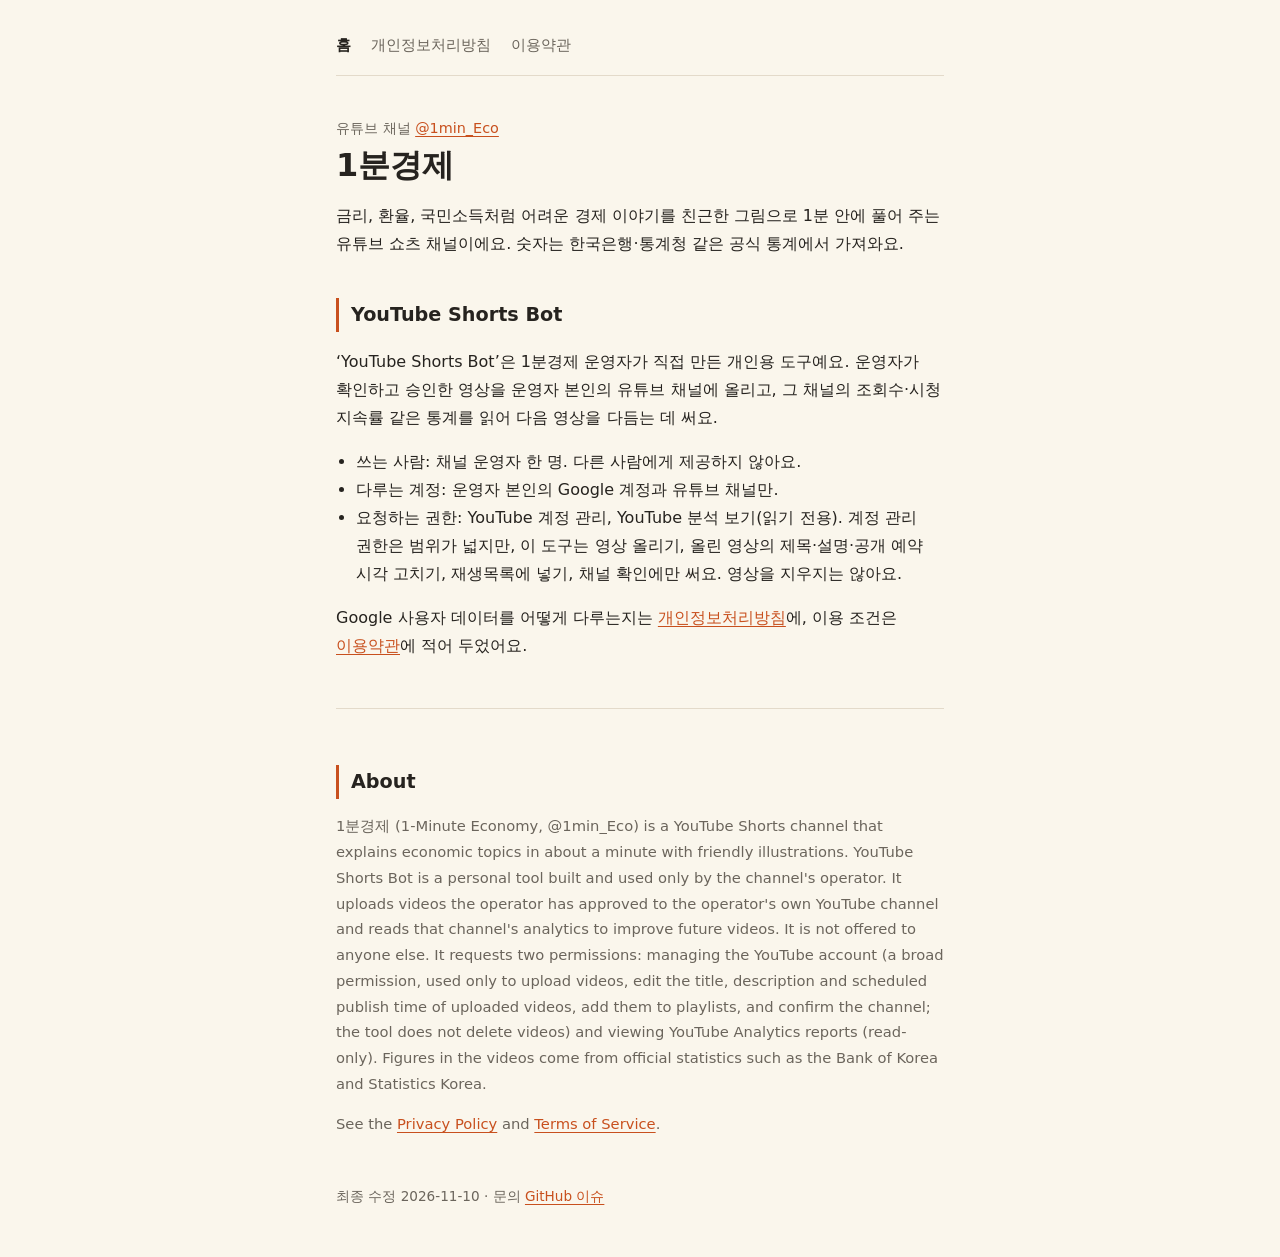
<file: index.html>
<!doctype html>
<html lang="ko">
<head>
<meta charset="utf-8">
<meta name="viewport" content="width=device-width, initial-scale=1">
<title>1분경제 · YouTube Shorts Bot</title>
<meta name="description" content="어려운 경제 이야기를 친근한 그림으로 1분 안에 풀어 주는 유튜브 쇼츠 채널 1분경제와 운영자 개인용 업로드 도구 YouTube Shorts Bot 안내.">
<link rel="stylesheet" href="style.css">
</head>
<body>
<main>
<nav>
  <a href="./" aria-current="page">홈</a>
  <a href="privacy.html">개인정보처리방침</a>
  <a href="terms.html">이용약관</a>
</nav>

<p class="kicker">유튜브 채널 <a href="https://www.youtube.com/@1min_Eco">@1min_Eco</a></p>
<h1>1분경제</h1>
<p>금리, 환율, 국민소득처럼 어려운 경제 이야기를 친근한 그림으로 1분 안에 풀어 주는 유튜브 쇼츠 채널이에요. 숫자는 한국은행·통계청 같은 공식 통계에서 가져와요.</p>

<h2>YouTube Shorts Bot</h2>
<p>‘YouTube Shorts Bot’은 1분경제 운영자가 직접 만든 개인용 도구예요. 운영자가 확인하고 승인한 영상을 운영자 본인의 유튜브 채널에 올리고, 그 채널의 조회수·시청 지속률 같은 통계를 읽어 다음 영상을 다듬는 데 써요.</p>
<ul>
  <li>쓰는 사람: 채널 운영자 한 명. 다른 사람에게 제공하지 않아요.</li>
  <li>다루는 계정: 운영자 본인의 Google 계정과 유튜브 채널만.</li>
  <li>요청하는 권한: YouTube 계정 관리, YouTube 분석 보기(읽기 전용). 계정 관리 권한은 범위가 넓지만, 이 도구는 영상 올리기, 올린 영상의 제목·설명·공개 예약 시각 고치기, 재생목록에 넣기, 채널 확인에만 써요. 영상을 지우지는 않아요.</li>
</ul>
<p>Google 사용자 데이터를 어떻게 다루는지는 <a href="privacy.html">개인정보처리방침</a>에, 이용 조건은 <a href="terms.html">이용약관</a>에 적어 두었어요.</p>

<section class="en" lang="en">
  <h2>About</h2>
  <p>1분경제 (1-Minute Economy, @1min_Eco) is a YouTube Shorts channel that explains economic topics in about a minute with friendly illustrations. YouTube Shorts Bot is a personal tool built and used only by the channel's operator. It uploads videos the operator has approved to the operator's own YouTube channel and reads that channel's analytics to improve future videos. It is not offered to anyone else. It requests two permissions: managing the YouTube account (a broad permission, used only to upload videos, edit the title, description and scheduled publish time of uploaded videos, add them to playlists, and confirm the channel; the tool does not delete videos) and viewing YouTube Analytics reports (read-only). Figures in the videos come from official statistics such as the Bank of Korea and Statistics Korea.</p>
  <p>See the <a href="privacy.html">Privacy Policy</a> and <a href="terms.html">Terms of Service</a>.</p>
</section>

<footer>최종 수정 2026-11-10 · 문의 <a href="https://github.com/apoora404/60seconomy/issues">GitHub 이슈</a></footer>
</main>
</body>
</html>
</file>
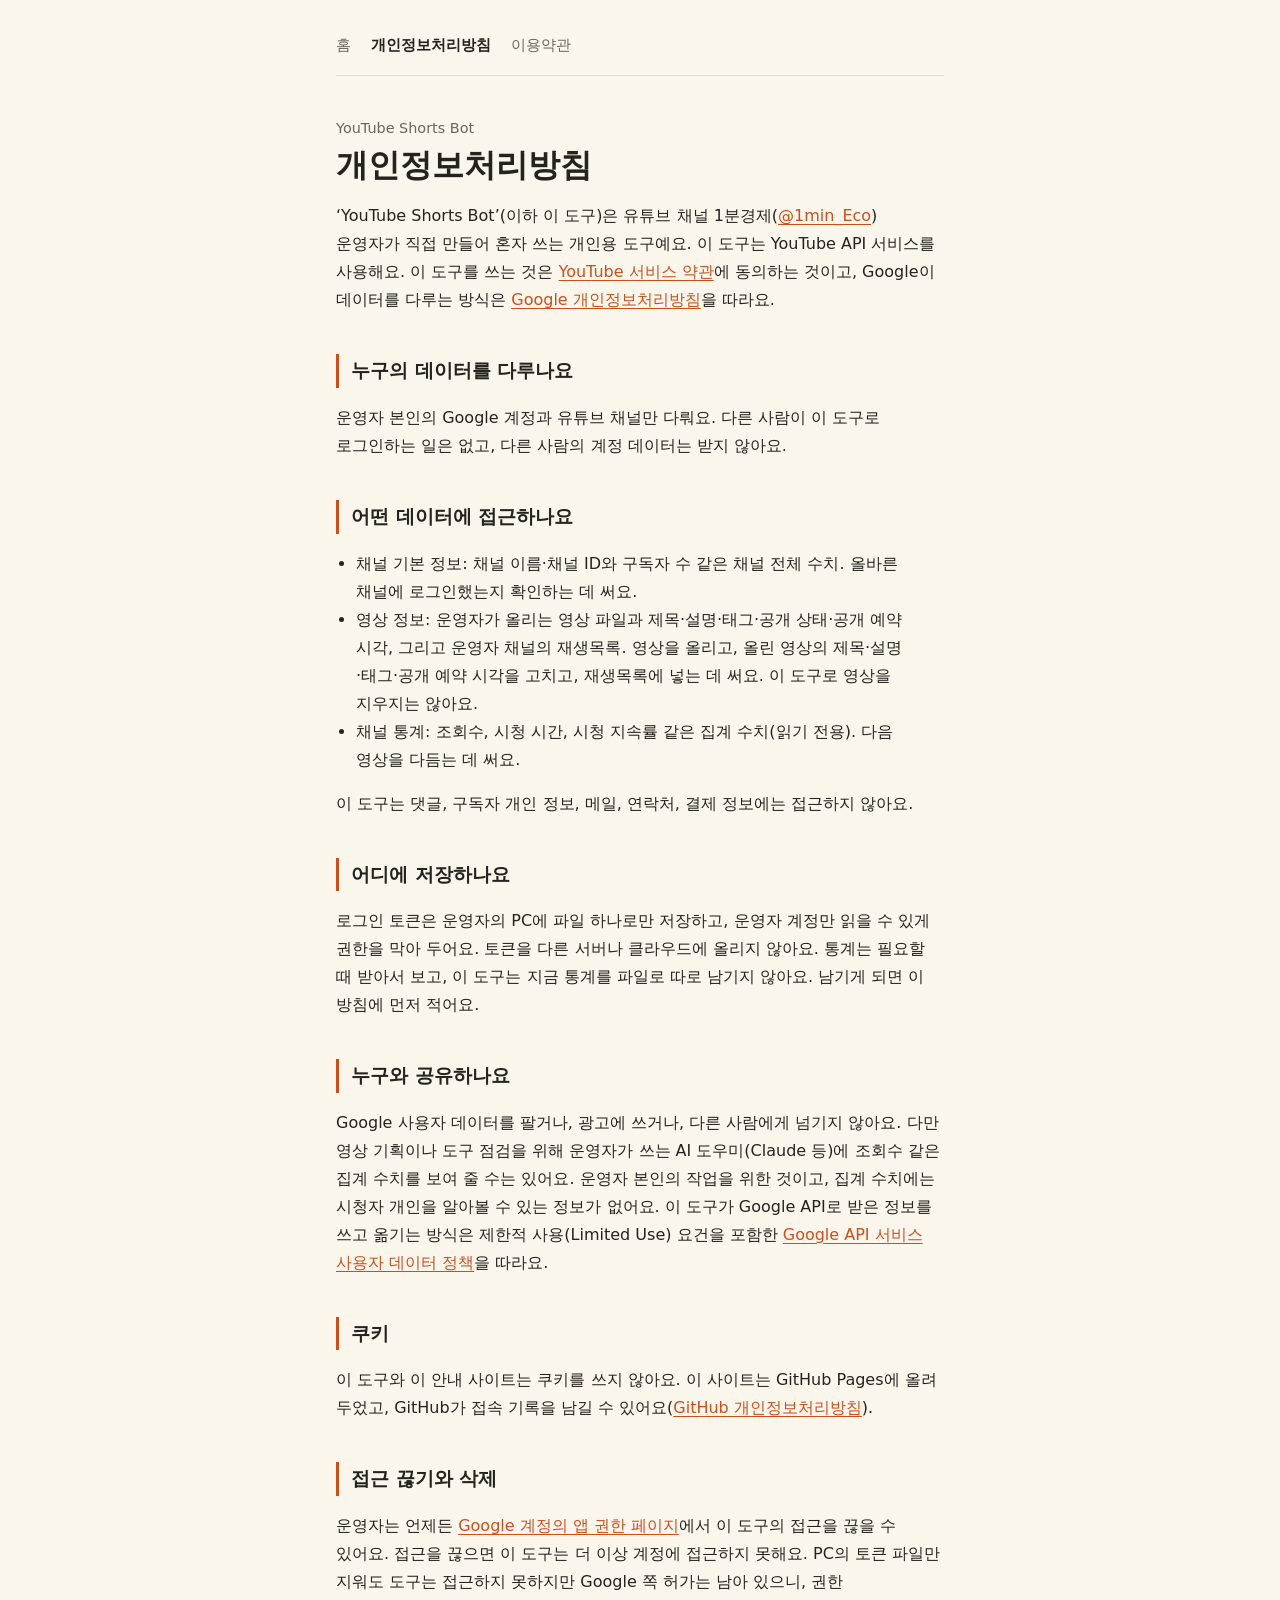
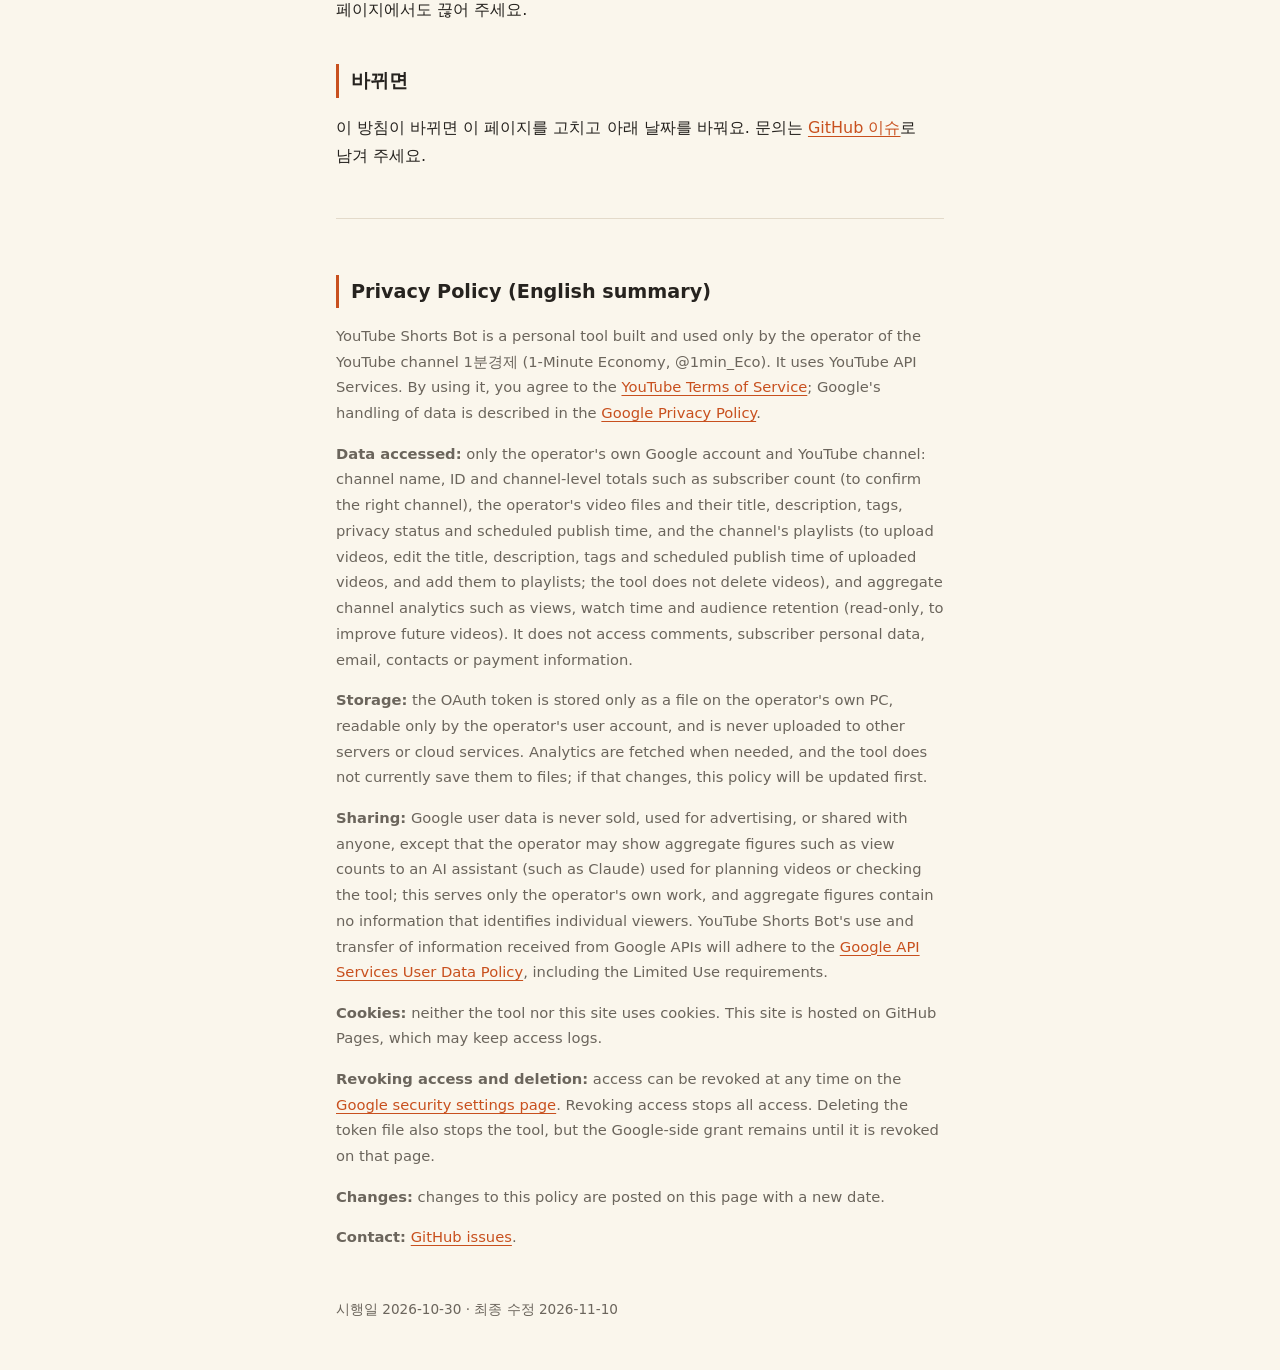
<file: privacy.html>
<!doctype html>
<html lang="ko">
<head>
<meta charset="utf-8">
<meta name="viewport" content="width=device-width, initial-scale=1">
<title>개인정보처리방침 · YouTube Shorts Bot</title>
<meta name="description" content="1분경제 운영자 개인용 도구 YouTube Shorts Bot이 Google 사용자 데이터를 다루는 방식.">
<link rel="stylesheet" href="style.css">
</head>
<body>
<main>
<nav>
  <a href="./">홈</a>
  <a href="privacy.html" aria-current="page">개인정보처리방침</a>
  <a href="terms.html">이용약관</a>
</nav>

<p class="kicker">YouTube Shorts Bot</p>
<h1>개인정보처리방침</h1>
<p>‘YouTube Shorts Bot’(이하 이 도구)은 유튜브 채널 1분경제(<a href="https://www.youtube.com/@1min_Eco">@1min_Eco</a>) 운영자가 직접 만들어 혼자 쓰는 개인용 도구예요. 이 도구는 YouTube API 서비스를 사용해요. 이 도구를 쓰는 것은 <a href="https://www.youtube.com/t/terms">YouTube 서비스 약관</a>에 동의하는 것이고, Google이 데이터를 다루는 방식은 <a href="https://policies.google.com/privacy">Google 개인정보처리방침</a>을 따라요.</p>

<h2>누구의 데이터를 다루나요</h2>
<p>운영자 본인의 Google 계정과 유튜브 채널만 다뤄요. 다른 사람이 이 도구로 로그인하는 일은 없고, 다른 사람의 계정 데이터는 받지 않아요.</p>

<h2>어떤 데이터에 접근하나요</h2>
<ul>
  <li>채널 기본 정보: 채널 이름·채널 ID와 구독자 수 같은 채널 전체 수치. 올바른 채널에 로그인했는지 확인하는 데 써요.</li>
  <li>영상 정보: 운영자가 올리는 영상 파일과 제목·설명·태그·공개 상태·공개 예약 시각, 그리고 운영자 채널의 재생목록. 영상을 올리고, 올린 영상의 제목·설명·태그·공개 예약 시각을 고치고, 재생목록에 넣는 데 써요. 이 도구로 영상을 지우지는 않아요.</li>
  <li>채널 통계: 조회수, 시청 시간, 시청 지속률 같은 집계 수치(읽기 전용). 다음 영상을 다듬는 데 써요.</li>
</ul>
<p>이 도구는 댓글, 구독자 개인 정보, 메일, 연락처, 결제 정보에는 접근하지 않아요.</p>

<h2>어디에 저장하나요</h2>
<p>로그인 토큰은 운영자의 PC에 파일 하나로만 저장하고, 운영자 계정만 읽을 수 있게 권한을 막아 두어요. 토큰을 다른 서버나 클라우드에 올리지 않아요. 통계는 필요할 때 받아서 보고, 이 도구는 지금 통계를 파일로 따로 남기지 않아요. 남기게 되면 이 방침에 먼저 적어요.</p>

<h2>누구와 공유하나요</h2>
<p>Google 사용자 데이터를 팔거나, 광고에 쓰거나, 다른 사람에게 넘기지 않아요. 다만 영상 기획이나 도구 점검을 위해 운영자가 쓰는 AI 도우미(Claude 등)에 조회수 같은 집계 수치를 보여 줄 수는 있어요. 운영자 본인의 작업을 위한 것이고, 집계 수치에는 시청자 개인을 알아볼 수 있는 정보가 없어요. 이 도구가 Google API로 받은 정보를 쓰고 옮기는 방식은 제한적 사용(Limited Use) 요건을 포함한 <a href="https://developers.google.com/terms/api-services-user-data-policy">Google API 서비스 사용자 데이터 정책</a>을 따라요.</p>

<h2>쿠키</h2>
<p>이 도구와 이 안내 사이트는 쿠키를 쓰지 않아요. 이 사이트는 GitHub Pages에 올려 두었고, GitHub가 접속 기록을 남길 수 있어요(<a href="https://docs.github.com/site-policy/privacy-policies/github-general-privacy-statement">GitHub 개인정보처리방침</a>).</p>

<h2>접근 끊기와 삭제</h2>
<p>운영자는 언제든 <a href="https://security.google.com/settings/security/permissions">Google 계정의 앱 권한 페이지</a>에서 이 도구의 접근을 끊을 수 있어요. 접근을 끊으면 이 도구는 더 이상 계정에 접근하지 못해요. PC의 토큰 파일만 지워도 도구는 접근하지 못하지만 Google 쪽 허가는 남아 있으니, 권한 페이지에서도 끊어 주세요.</p>

<h2>바뀌면</h2>
<p>이 방침이 바뀌면 이 페이지를 고치고 아래 날짜를 바꿔요. 문의는 <a href="https://github.com/apoora404/60seconomy/issues">GitHub 이슈</a>로 남겨 주세요.</p>

<section class="en" lang="en">
  <h2>Privacy Policy (English summary)</h2>
  <p>YouTube Shorts Bot is a personal tool built and used only by the operator of the YouTube channel 1분경제 (1-Minute Economy, @1min_Eco). It uses YouTube API Services. By using it, you agree to the <a href="https://www.youtube.com/t/terms">YouTube Terms of Service</a>; Google's handling of data is described in the <a href="https://policies.google.com/privacy">Google Privacy Policy</a>.</p>
  <p><strong>Data accessed:</strong> only the operator's own Google account and YouTube channel: channel name, ID and channel-level totals such as subscriber count (to confirm the right channel), the operator's video files and their title, description, tags, privacy status and scheduled publish time, and the channel's playlists (to upload videos, edit the title, description, tags and scheduled publish time of uploaded videos, and add them to playlists; the tool does not delete videos), and aggregate channel analytics such as views, watch time and audience retention (read-only, to improve future videos). It does not access comments, subscriber personal data, email, contacts or payment information.</p>
  <p><strong>Storage:</strong> the OAuth token is stored only as a file on the operator's own PC, readable only by the operator's user account, and is never uploaded to other servers or cloud services. Analytics are fetched when needed, and the tool does not currently save them to files; if that changes, this policy will be updated first.</p>
  <p><strong>Sharing:</strong> Google user data is never sold, used for advertising, or shared with anyone, except that the operator may show aggregate figures such as view counts to an AI assistant (such as Claude) used for planning videos or checking the tool; this serves only the operator's own work, and aggregate figures contain no information that identifies individual viewers. YouTube Shorts Bot's use and transfer of information received from Google APIs will adhere to the <a href="https://developers.google.com/terms/api-services-user-data-policy">Google API Services User Data Policy</a>, including the Limited Use requirements.</p>
  <p><strong>Cookies:</strong> neither the tool nor this site uses cookies. This site is hosted on GitHub Pages, which may keep access logs.</p>
  <p><strong>Revoking access and deletion:</strong> access can be revoked at any time on the <a href="https://security.google.com/settings/security/permissions">Google security settings page</a>. Revoking access stops all access. Deleting the token file also stops the tool, but the Google-side grant remains until it is revoked on that page.</p>
  <p><strong>Changes:</strong> changes to this policy are posted on this page with a new date.</p>
  <p><strong>Contact:</strong> <a href="https://github.com/apoora404/60seconomy/issues">GitHub issues</a>.</p>
</section>

<footer>시행일 2026-10-30 · 최종 수정 2026-11-10</footer>
</main>
</body>
</html>
</file>
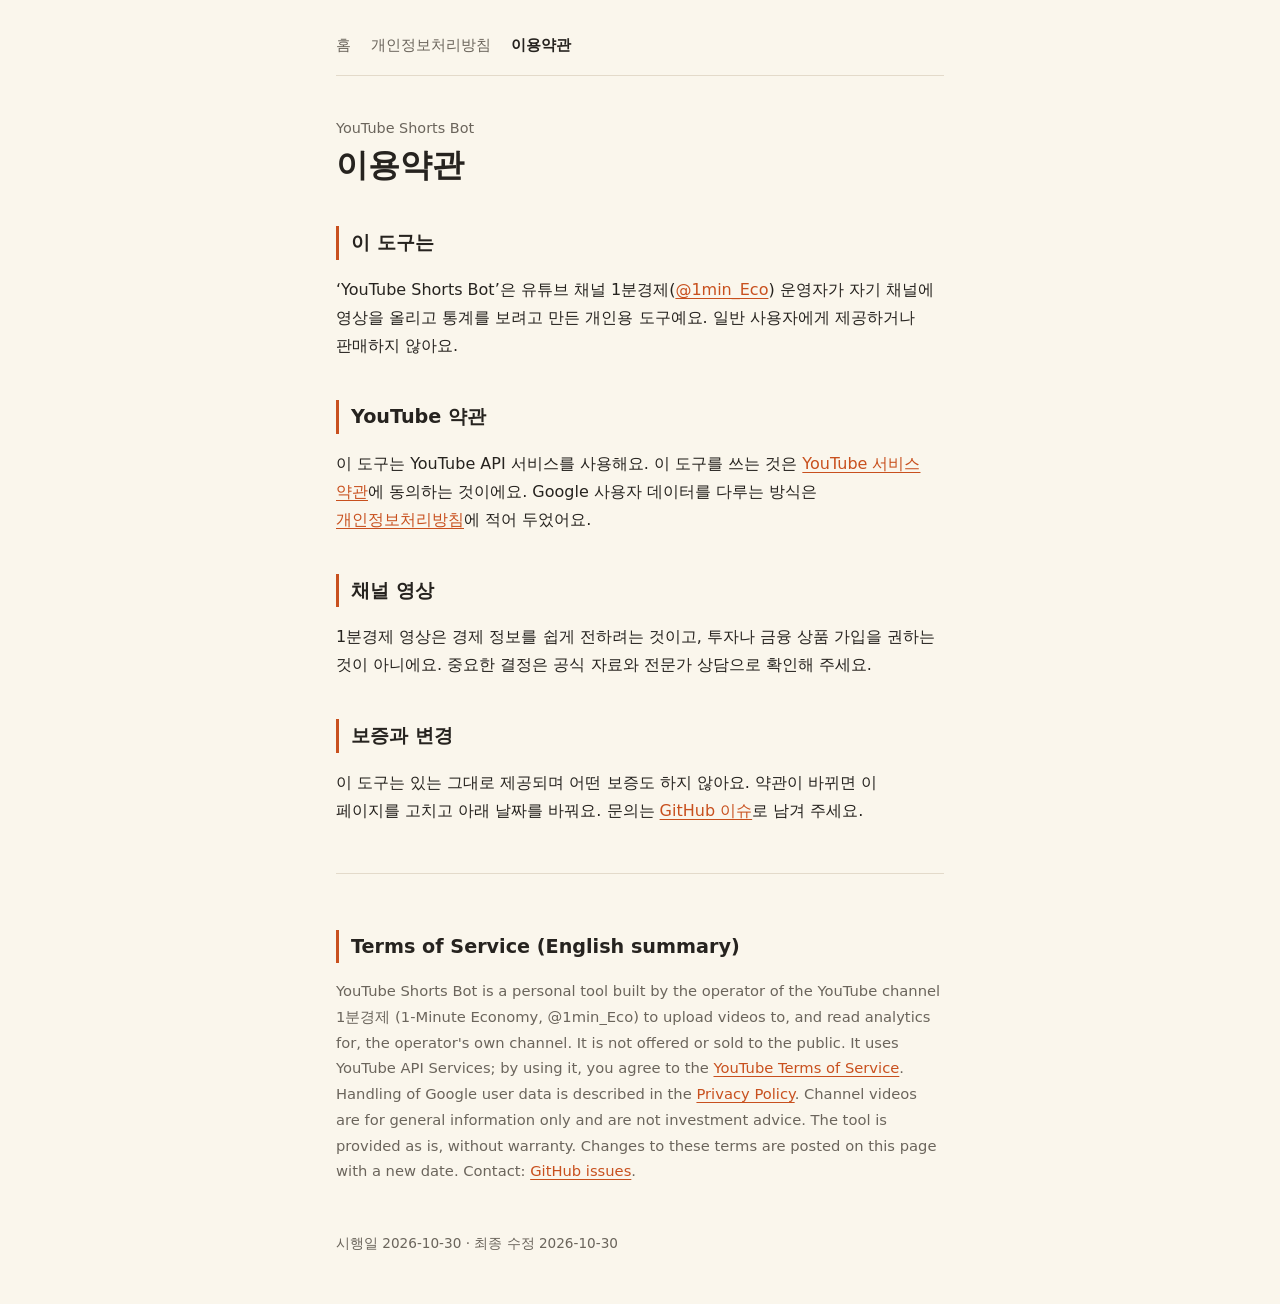
<file: terms.html>
<!doctype html>
<html lang="ko">
<head>
<meta charset="utf-8">
<meta name="viewport" content="width=device-width, initial-scale=1">
<title>이용약관 · YouTube Shorts Bot</title>
<meta name="description" content="1분경제 운영자 개인용 도구 YouTube Shorts Bot 이용약관.">
<link rel="stylesheet" href="style.css">
</head>
<body>
<main>
<nav>
  <a href="./">홈</a>
  <a href="privacy.html">개인정보처리방침</a>
  <a href="terms.html" aria-current="page">이용약관</a>
</nav>

<p class="kicker">YouTube Shorts Bot</p>
<h1>이용약관</h1>

<h2>이 도구는</h2>
<p>‘YouTube Shorts Bot’은 유튜브 채널 1분경제(<a href="https://www.youtube.com/@1min_Eco">@1min_Eco</a>) 운영자가 자기 채널에 영상을 올리고 통계를 보려고 만든 개인용 도구예요. 일반 사용자에게 제공하거나 판매하지 않아요.</p>

<h2>YouTube 약관</h2>
<p>이 도구는 YouTube API 서비스를 사용해요. 이 도구를 쓰는 것은 <a href="https://www.youtube.com/t/terms">YouTube 서비스 약관</a>에 동의하는 것이에요. Google 사용자 데이터를 다루는 방식은 <a href="privacy.html">개인정보처리방침</a>에 적어 두었어요.</p>

<h2>채널 영상</h2>
<p>1분경제 영상은 경제 정보를 쉽게 전하려는 것이고, 투자나 금융 상품 가입을 권하는 것이 아니에요. 중요한 결정은 공식 자료와 전문가 상담으로 확인해 주세요.</p>

<h2>보증과 변경</h2>
<p>이 도구는 있는 그대로 제공되며 어떤 보증도 하지 않아요. 약관이 바뀌면 이 페이지를 고치고 아래 날짜를 바꿔요. 문의는 <a href="https://github.com/apoora404/60seconomy/issues">GitHub 이슈</a>로 남겨 주세요.</p>

<section class="en" lang="en">
  <h2>Terms of Service (English summary)</h2>
  <p>YouTube Shorts Bot is a personal tool built by the operator of the YouTube channel 1분경제 (1-Minute Economy, @1min_Eco) to upload videos to, and read analytics for, the operator's own channel. It is not offered or sold to the public. It uses YouTube API Services; by using it, you agree to the <a href="https://www.youtube.com/t/terms">YouTube Terms of Service</a>. Handling of Google user data is described in the <a href="privacy.html">Privacy Policy</a>. Channel videos are for general information only and are not investment advice. The tool is provided as is, without warranty. Changes to these terms are posted on this page with a new date. Contact: <a href="https://github.com/apoora404/60seconomy/issues">GitHub issues</a>.</p>
</section>

<footer>시행일 2026-10-30 · 최종 수정 2026-10-30</footer>
</main>
</body>
</html>
</file>
<file: style.css>
:root{--paper:#FAF6EC;--ink:#26231F;--muted:#6B655C;--accent:#C8501E;--rule:#E3DACA}
@media (prefers-color-scheme:dark){:root{--paper:#1D1B18;--ink:#EDE7DA;--muted:#A69F92;--accent:#F08A5D;--rule:#3A3630}}
*{box-sizing:border-box}
html{-webkit-text-size-adjust:100%}
body{margin:0;background:var(--paper);color:var(--ink);font-family:Pretendard,"Apple SD Gothic Neo","Malgun Gothic","Noto Sans KR",system-ui,sans-serif;line-height:1.75;word-break:keep-all}
main{max-width:40rem;margin:0 auto;padding:2rem 1rem 3rem}
nav{display:flex;flex-wrap:wrap;gap:.25rem 1.25rem;padding-bottom:1rem;border-bottom:1px solid var(--rule);font-size:.95rem}
nav a{color:var(--muted);text-decoration:none}
nav a[aria-current]{color:var(--ink);font-weight:700}
a{color:var(--accent);text-underline-offset:.2em}
.kicker{margin:2.5rem 0 0;color:var(--muted);font-size:.9rem}
h1{margin:.25rem 0 1rem;font-size:2rem;line-height:1.3;text-wrap:balance}
h2{margin:2.5rem 0 .5rem;font-size:1.2rem;padding-left:.75rem;border-left:3px solid var(--accent)}
p,li{text-wrap:pretty}
ul{padding-left:1.25rem}
.en{margin-top:3rem;padding-top:1rem;border-top:1px solid var(--rule);color:var(--muted);font-size:.92rem;word-break:normal}
.en h2{color:var(--ink)}
footer{margin-top:3rem;color:var(--muted);font-size:.85rem}
</file>
